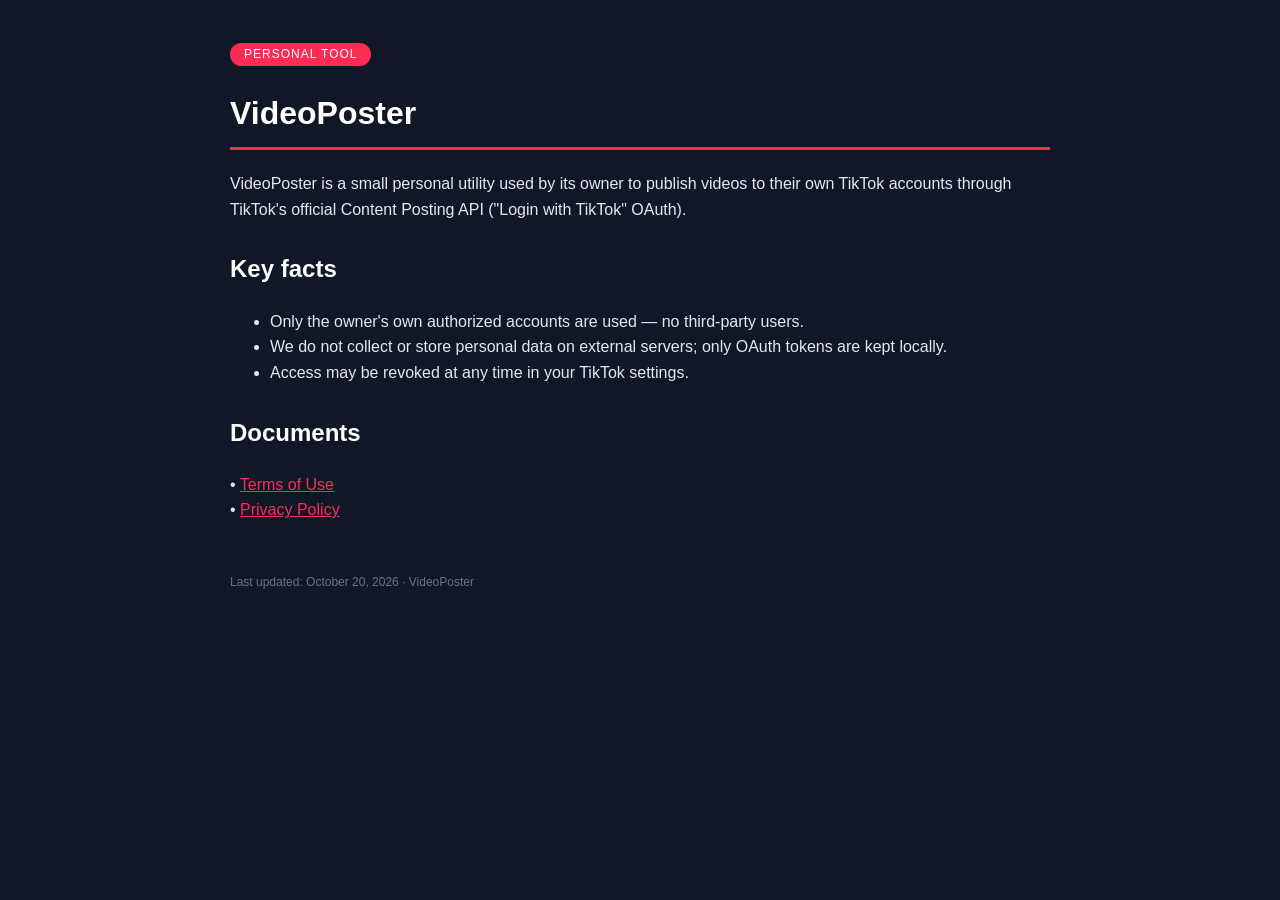
<file: index.html>
<!DOCTYPE html>
<html lang="en">
<head>
<meta charset="utf-8">
<meta name="viewport" content="width=device-width, initial-scale=1">
<title>VideoPoster</title>
<link rel="stylesheet" href="style.css">
</head>
<body>
<span class="tag">Personal tool</span>
<h1>VideoPoster</h1>
<p>VideoPoster is a small personal utility used by its owner to publish videos to their own TikTok accounts through TikTok's official Content Posting API ("Login with TikTok" OAuth).</p>
<h2>Key facts</h2>
<ul>
<li>Only the owner's own authorized accounts are used — no third-party users.</li>
<li>We do not collect or store personal data on external servers; only OAuth tokens are kept locally.</li>
<li>Access may be revoked at any time in your TikTok settings.</li>
</ul>
<h2>Documents</h2>
<p>&#8226; <a href="terms.html">Terms of Use</a><br>&#8226; <a href="privacy.html">Privacy Policy</a></p>
<footer>Last updated: October 20, 2026 &#183; VideoPoster</footer>
</body>
</html>
</file>
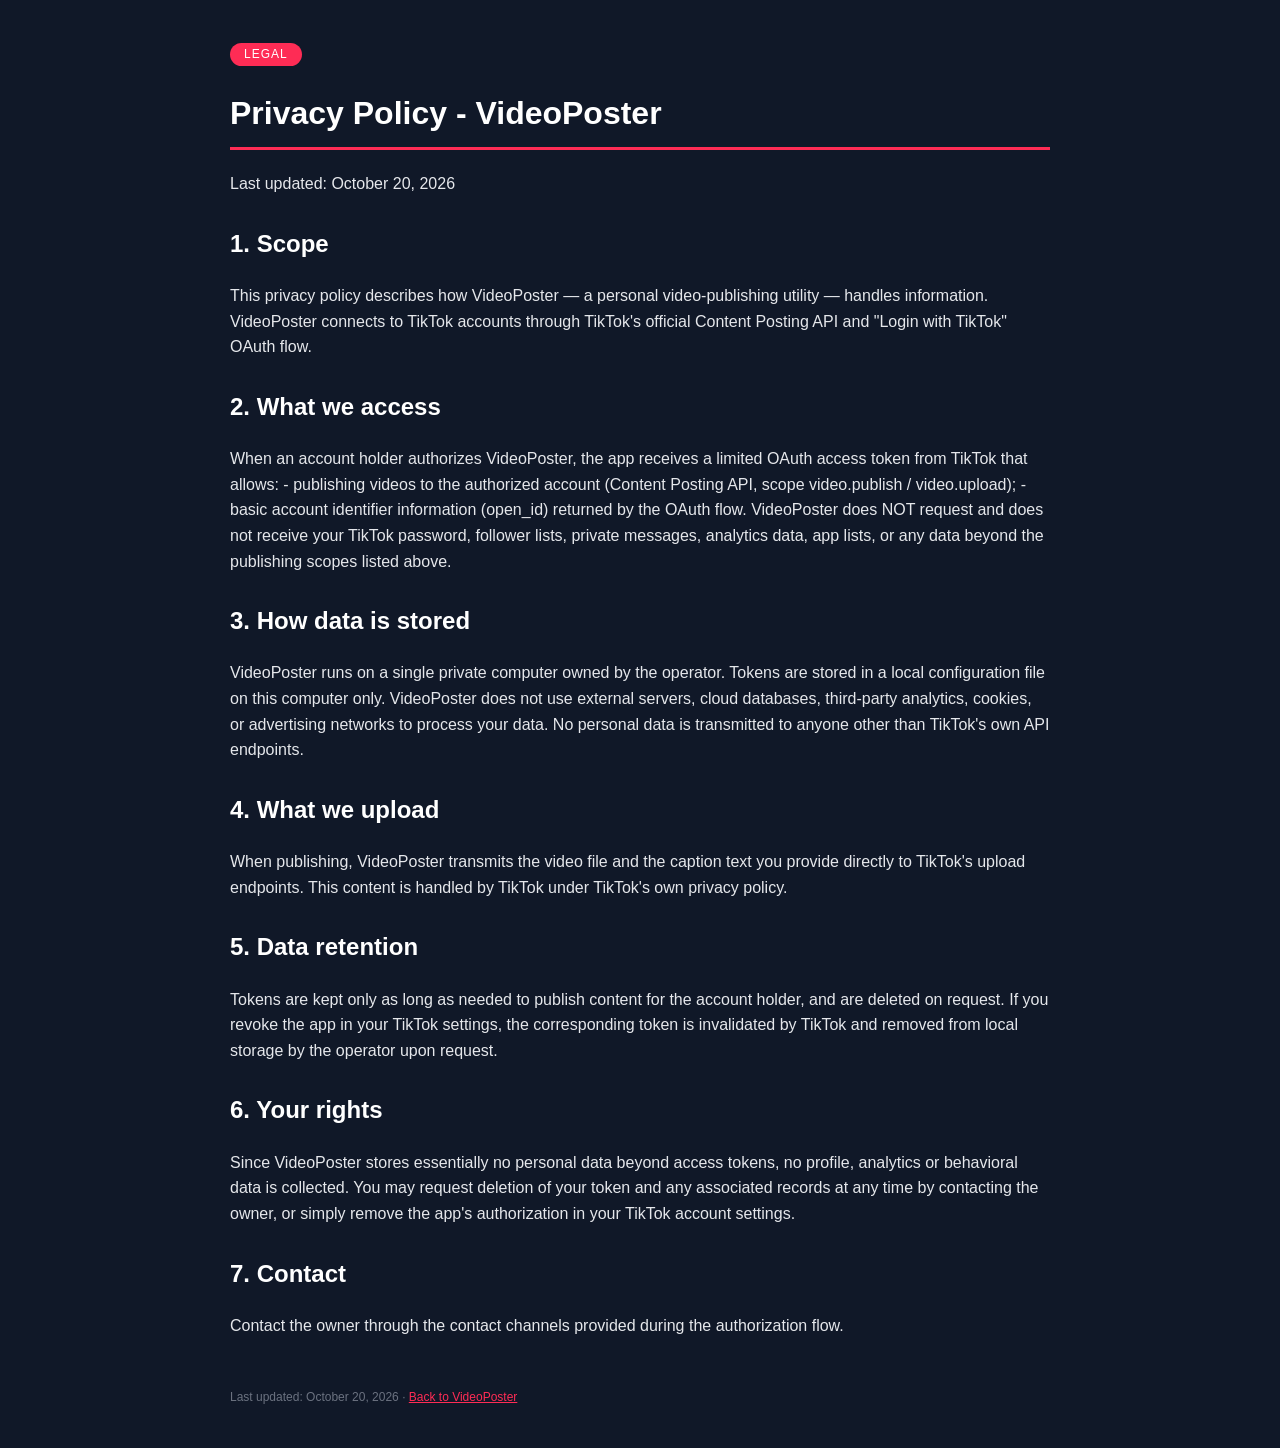
<file: privacy.html>
﻿<!DOCTYPE html><html lang="en"><head><meta charset="utf-8"><meta name="viewport" content="width=device-width, initial-scale=1"><title>VideoPoster - Privacy Policy</title><link rel="stylesheet" href="style.css"></head><body><span class="tag">Legal</span><h1>Privacy Policy - VideoPoster</h1>Last updated: October 20, 2026


<h2>1. Scope</h2>

This privacy policy describes how VideoPoster — a personal video-publishing utility — handles information. VideoPoster connects to TikTok accounts through TikTok's official Content Posting API and "Login with TikTok" OAuth flow.


<h2>2. What we access</h2>

When an account holder authorizes VideoPoster, the app receives a limited OAuth access token from TikTok that allows:
- publishing videos to the authorized account (Content Posting API, scope video.publish / video.upload);
- basic account identifier information (open_id) returned by the OAuth flow.

VideoPoster does NOT request and does not receive your TikTok password, follower lists, private messages, analytics data, app lists, or any data beyond the publishing scopes listed above.


<h2>3. How data is stored</h2>

VideoPoster runs on a single private computer owned by the operator. Tokens are stored in a local configuration file on this computer only. VideoPoster does not use external servers, cloud databases, third-party analytics, cookies, or advertising networks to process your data. No personal data is transmitted to anyone other than TikTok's own API endpoints.


<h2>4. What we upload</h2>

When publishing, VideoPoster transmits the video file and the caption text you provide directly to TikTok's upload endpoints. This content is handled by TikTok under TikTok's own privacy policy.


<h2>5. Data retention</h2>

Tokens are kept only as long as needed to publish content for the account holder, and are deleted on request. If you revoke the app in your TikTok settings, the corresponding token is invalidated by TikTok and removed from local storage by the operator upon request.


<h2>6. Your rights</h2>

Since VideoPoster stores essentially no personal data beyond access tokens, no profile, analytics or behavioral data is collected. You may request deletion of your token and any associated records at any time by contacting the owner, or simply remove the app's authorization in your TikTok account settings.


<h2>7. Contact</h2>

Contact the owner through the contact channels provided during the authorization flow.<footer>Last updated: October 20, 2026 &#183; <a href="index.html">Back to VideoPoster</a></footer></body></html>
</file>
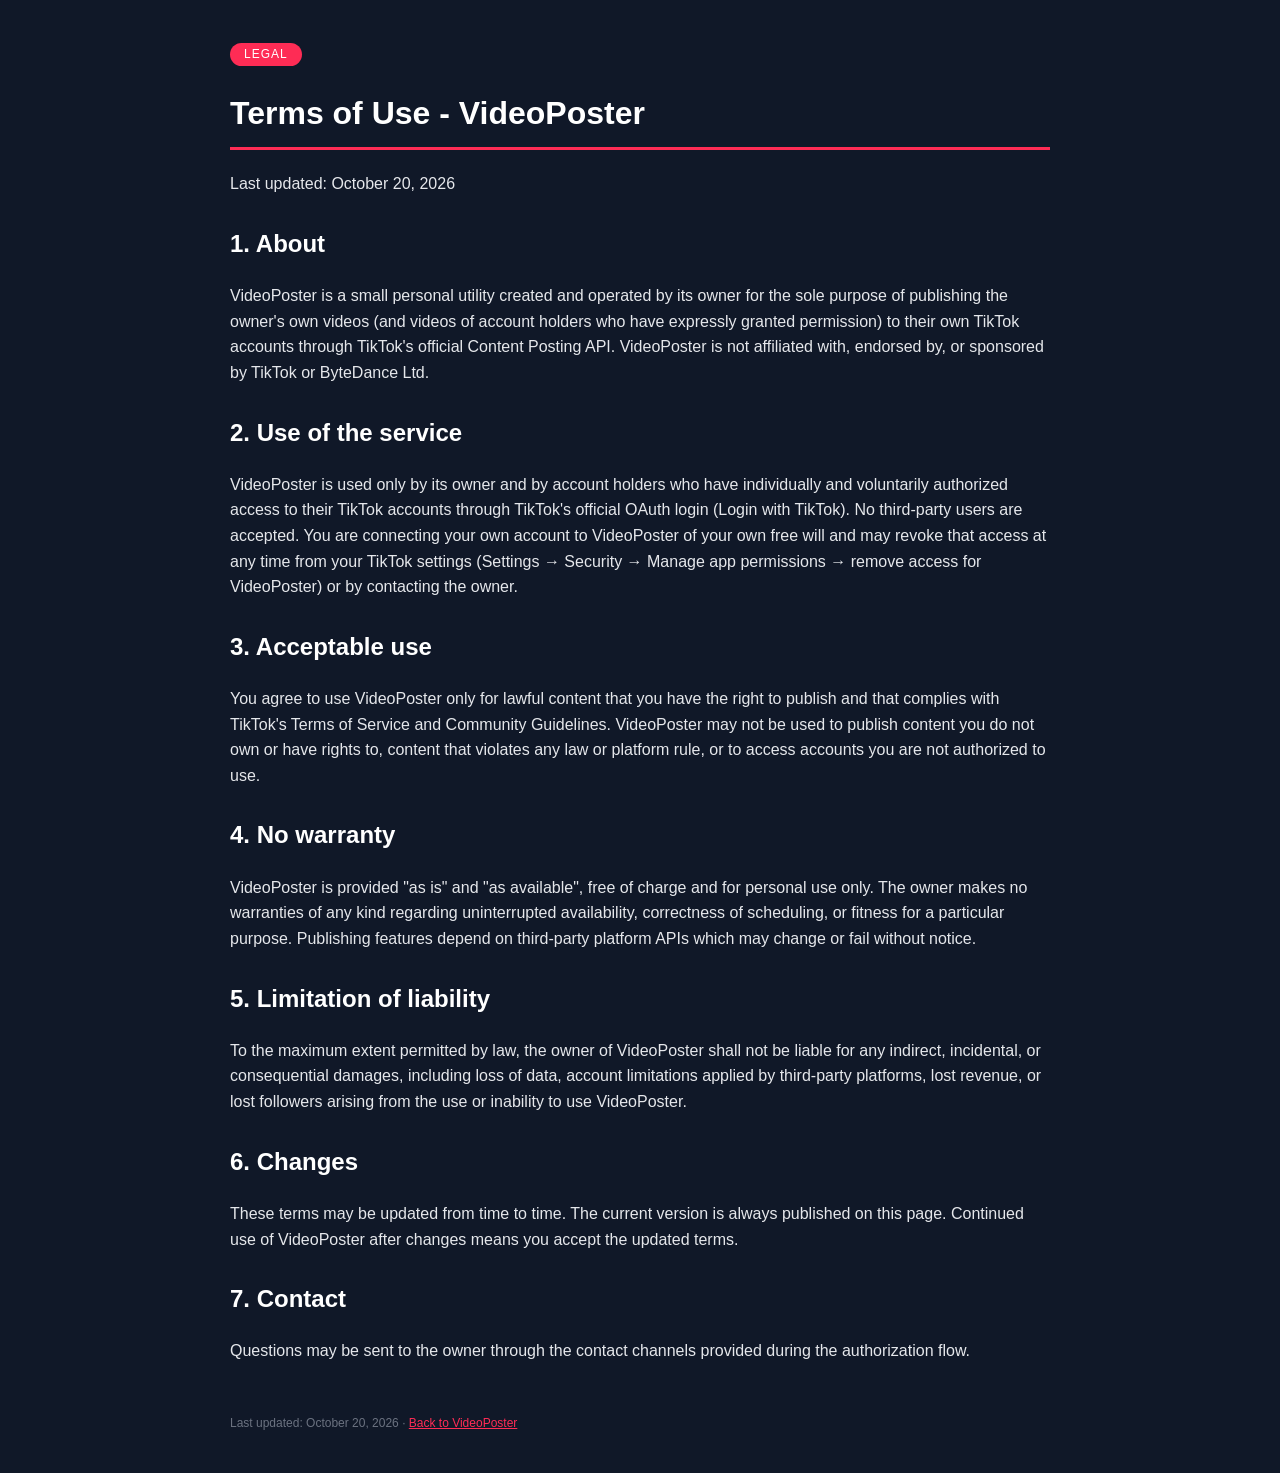
<file: terms.html>
﻿<!DOCTYPE html><html lang="en"><head><meta charset="utf-8"><meta name="viewport" content="width=device-width, initial-scale=1"><title>VideoPoster - Terms of Use</title><link rel="stylesheet" href="style.css"></head><body><span class="tag">Legal</span><h1>Terms of Use - VideoPoster</h1>Last updated: October 20, 2026


<h2>1. About</h2>

VideoPoster is a small personal utility created and operated by its owner for the sole purpose of publishing the owner's own videos (and videos of account holders who have expressly granted permission) to their own TikTok accounts through TikTok's official Content Posting API. VideoPoster is not affiliated with, endorsed by, or sponsored by TikTok or ByteDance Ltd.


<h2>2. Use of the service</h2>

VideoPoster is used only by its owner and by account holders who have individually and voluntarily authorized access to their TikTok accounts through TikTok's official OAuth login (Login with TikTok). No third-party users are accepted. You are connecting your own account to VideoPoster of your own free will and may revoke that access at any time from your TikTok settings (Settings &#8594; Security &#8594; Manage app permissions &#8594; remove access for VideoPoster) or by contacting the owner.


<h2>3. Acceptable use</h2>

You agree to use VideoPoster only for lawful content that you have the right to publish and that complies with TikTok's Terms of Service and Community Guidelines. VideoPoster may not be used to publish content you do not own or have rights to, content that violates any law or platform rule, or to access accounts you are not authorized to use.


<h2>4. No warranty</h2>

VideoPoster is provided "as is" and "as available", free of charge and for personal use only. The owner makes no warranties of any kind regarding uninterrupted availability, correctness of scheduling, or fitness for a particular purpose. Publishing features depend on third-party platform APIs which may change or fail without notice.


<h2>5. Limitation of liability</h2>

To the maximum extent permitted by law, the owner of VideoPoster shall not be liable for any indirect, incidental, or consequential damages, including loss of data, account limitations applied by third-party platforms, lost revenue, or lost followers arising from the use or inability to use VideoPoster.


<h2>6. Changes</h2>

These terms may be updated from time to time. The current version is always published on this page. Continued use of VideoPoster after changes means you accept the updated terms.


<h2>7. Contact</h2>

Questions may be sent to the owner through the contact channels provided during the authorization flow.<footer>Last updated: October 20, 2026 &#183; <a href="index.html">Back to VideoPoster</a></footer></body></html>
</file>
<file: style.css>
body{font-family:Segoe UI,Arial,sans-serif;background:#101828;color:#e5e7eb;max-width:820px;margin:40px auto;padding:0 24px;line-height:1.6}
a{color:#fe2c55}
h1{color:#fff;border-bottom:3px solid #fe2c55;padding-bottom:8px}
h2{color:#fff;margin-top:28px}
.tag{display:inline-block;background:#fe2c55;color:#fff;border-radius:20px;padding:2px 14px;font-size:12px;text-transform:uppercase;letter-spacing:1px}
footer{margin-top:50px;color:#6b7280;font-size:12px}
</file>
